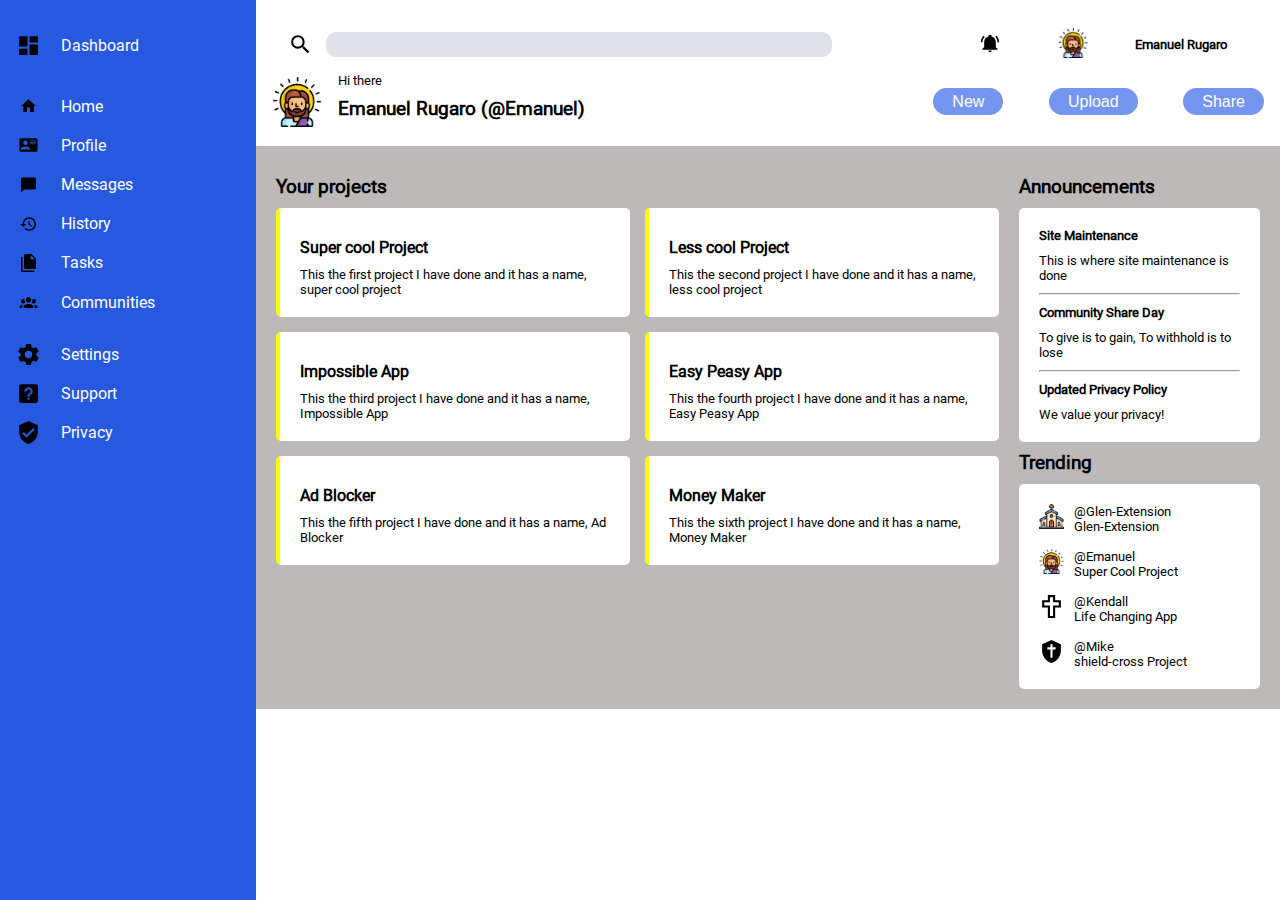
<file: index.html>
<!DOCTYPE html>
<html lang="en">
<head>
    <meta charset="UTF-8">
    <meta name="viewport" content="width=device-width, initial-scale=1.0">
    <title>Dashboard</title>
    <link rel="stylesheet" href="styles.css">
</head>
<body>
    <div class="content">
        <div class="sidebar">
            <div class="dashboard"><img src="Icons/view-dashboard.svg" alt="dashboard logo" height="25px"><a href="#">Dashboard</a></div>
              <ul>
                <li><img src="Icons/home.svg" alt="home logo" height="18px"><a href="#">Home</a></li>
                <li><img src="Icons/card-account-details.svg" alt="" height="18px"><a href="#">Profile</a></li>
                <li><img src="Icons/message.svg" alt="" height="18px"><a href="#">Messages</a></li>
                <li><img src="Icons/history.svg" alt="" height="18px"><a href="#">History</a></li>
                <li><img src="Icons/file-multiple.svg" alt="" height="18px"><a href="#">Tasks</a></li>
                <li><img src="Icons/account-group.svg" alt="" height="18px"><a href="#">Communities</a></li>
              </ul>
            <div class="settings">
                <ul>
                <li><img src="Icons/cog.svg" alt="" height="25px"><a href="#">Settings</a></li>
                <li><img src="Icons/help-box.svg" alt="" height="25px"><a href="#">Support</a></li>
                <li><img src="Icons/shield-check.svg" alt="" height="25px"><a href="#">Privacy</a></li>
                </ul>
            </div>
        </div>
        <div class="container">
            <div class="header">
                <div class="search-container">
                   <img src="Icons/magnify.svg" alt="search icon" height="25px"> <input type="text" id="search">
                </div>
                <div class="profile-name">
                    <a href="#"><img src="Icons/bell-ring.svg" alt="notification" height="20px"></a>
                    <div><img src="Icons/jesus.png" alt="Profile-icon" height="30px"></div>
                    <div><h5>Emanuel Rugaro</h5></div>
                </div>
                <div class="greeting">
                    <img src="Icons/jesus.png" alt="" height="50px"><div><p>Hi there</p><h3>Emanuel Rugaro (@Emanuel)</h3></p></div>
                </div>
                <div class="buttons">
                    <button class="new">New</button>
                    <button class="upload">Upload</button>
                    <button class="share">Share</button>
                </div>
            </div>
            <div class="main">
                <div class="projects">
                   <h3>Your projects</h3>
                 <div class="project-container">
                   <div class="project">
                    <h4>Super cool Project</h4>
                    <p>This the first project I have done and it has a name, super cool project</p>
                   </div>

                   <div class="project">
                    <h4>Less cool Project</h4>
                    <p>This the second project I have done and it has a name, less cool project</p>
                   </div>

                   <div class="project">
                    <h4>Impossible App</h4>
                    <p>This the third project I have done and it has a name, Impossible App</p>
                   </div>

                   <div class="project">
                    <h4>Easy Peasy App</h4>
                    <p>This the fourth project I have done and it has a name, Easy Peasy App</p>
                   </div>

                   <div class="project">
                    <h4>Ad Blocker</h4>
                    <p>This the fifth project I have done and it has a name, Ad Blocker</p>
                   </div>

                   <div class="project">
                    <h4>Money Maker</h4>
                    <p>This the sixth project I have done and it has a name, Money Maker</p>
                </div>
                   </div>
                </div>
                <div class="extras">
                <div class="Announcements">
                    <h3>Announcements</h3>
                    <div class="announcement-list">
                        <h5>Site Maintenance</h5>
                        <p>This is where site maintenance is done</p>
                        <hr>

                        <h5>Community Share Day</h5>
                        <p>To give is to gain, To withhold is to lose</p>
                        <hr>

                        <h5>Updated Privacy Policy</h5>
                        <p>We value your privacy!</p>
                    </div>

                </div>
                <div class="trending">
                    <h3>Trending</h3>
                    <div class="trending-links">
                       <div class="link"><img src="Icons/church.png" alt="" height="25px"><div><p>@Glen-Extension</p><p>Glen-Extension</p></div></div>

                       <div class="link"><img src="Icons/jesus.png" alt="" height="25px"><div><p>@Emanuel</p><p>Super Cool Project</p></div></div>

                       <div class="link"><img src="Icons/cross-outline.svg" alt="" height="25px"><div><p>@Kendall</p><p>Life Changing App</p></div></div>

                       <div class="link"><img src="Icons/shield-cross.svg" alt="" height="25px"><div><p>@Mike</p><p>shield-cross Project</p></div></div>
                    </div>
                </div>
         </div>
        </div>
        </div>
    </div>
</body>
</html>
</file>
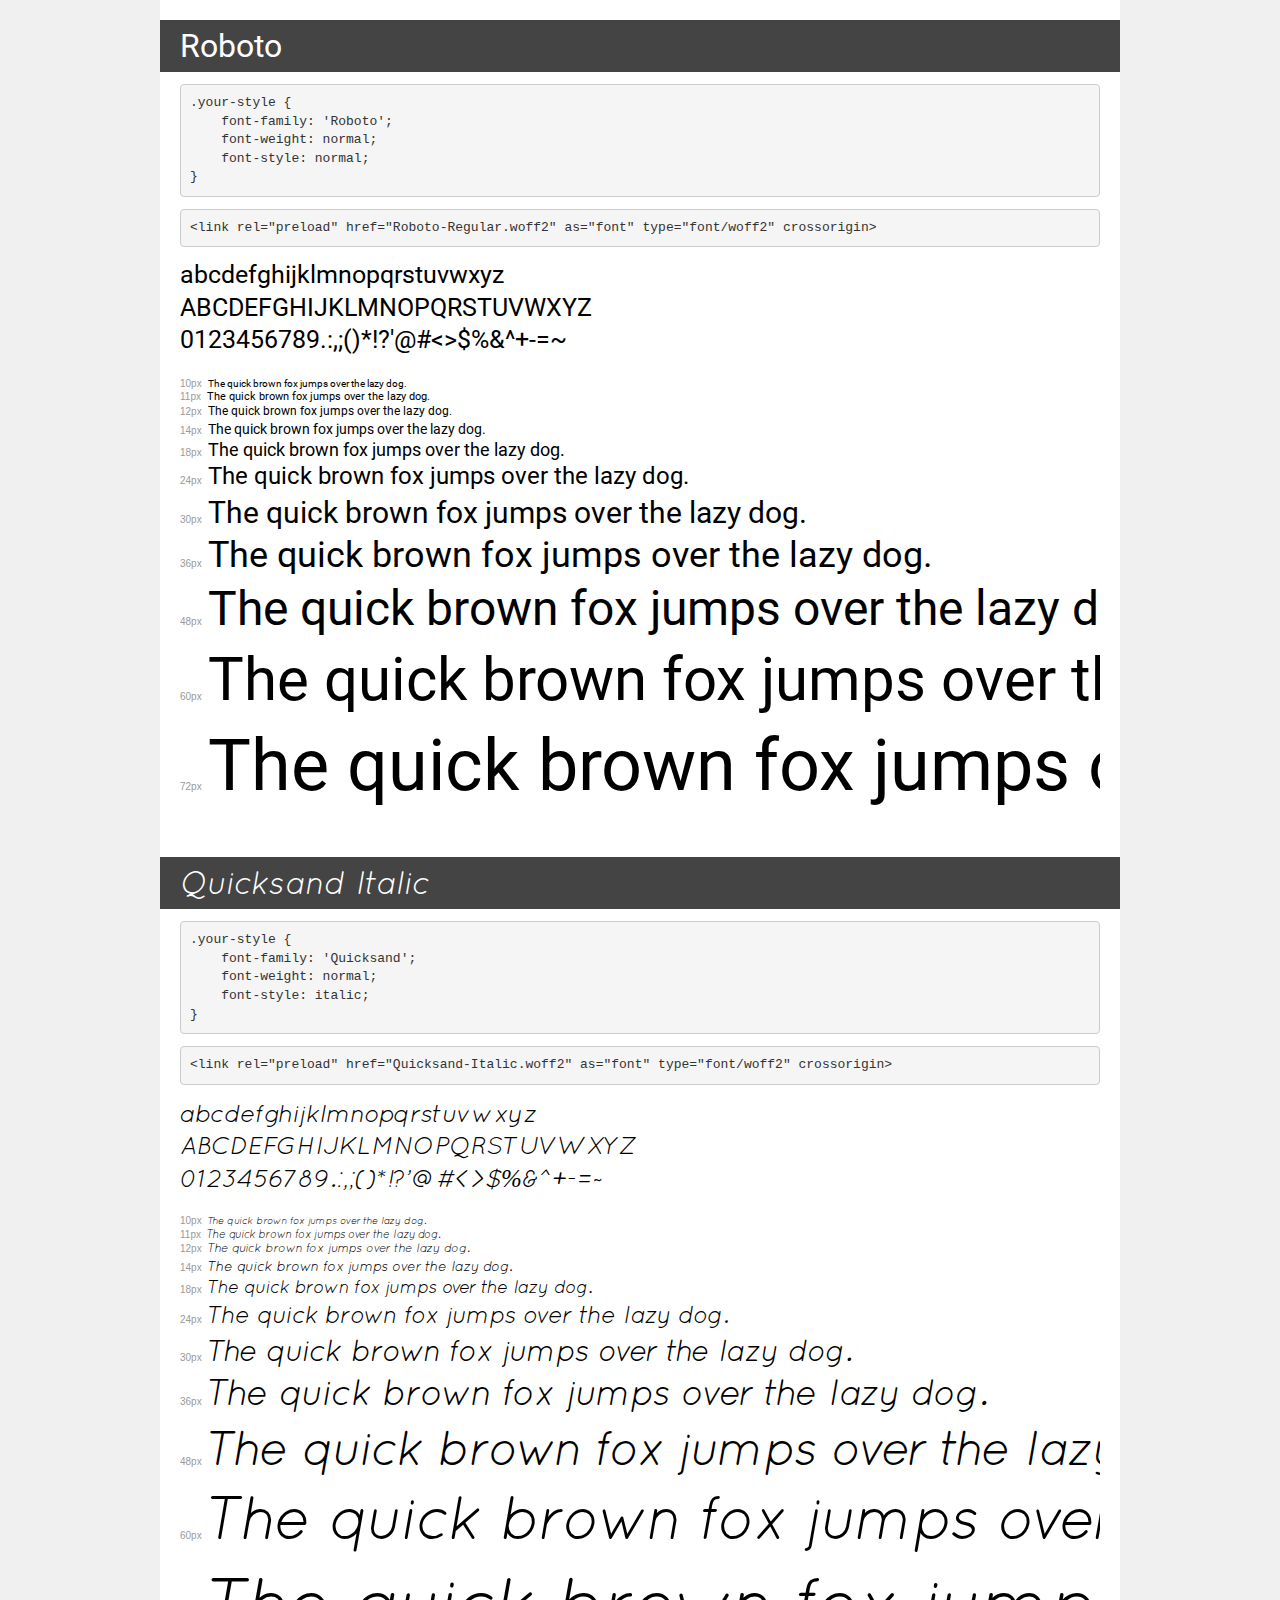
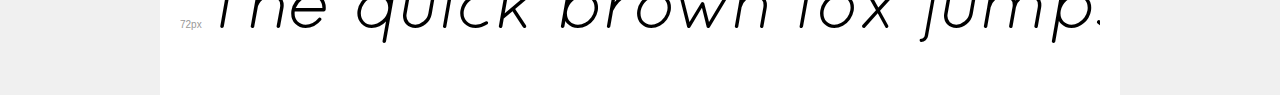
<file: fonts/demo.html>
<!DOCTYPE html>
<html lang="en">
<head>
    <meta charset="utf-8">
    <meta http-equiv="X-UA-Compatible" content="IE=edge">
    <meta name="viewport" content="width=device-width, initial-scale=1">
    <meta name="robots" content="noindex, noarchive">
    <meta name="format-detection" content="telephone=no">
    <title>Transfonter demo</title>
    <link href="stylesheet.css" rel="stylesheet">
    <style>
        /*
        http://meyerweb.com/eric/tools/css/reset/
        v2.0 | 20110126
        License: none (public domain)
        */
        html, body, div, span, applet, object, iframe,
        h1, h2, h3, h4, h5, h6, p, blockquote, pre,
        a, abbr, acronym, address, big, cite, code,
        del, dfn, em, img, ins, kbd, q, s, samp,
        small, strike, strong, sub, sup, tt, var,
        b, u, i, center,
        dl, dt, dd, ol, ul, li,
        fieldset, form, label, legend,
        table, caption, tbody, tfoot, thead, tr, th, td,
        article, aside, canvas, details, embed,
        figure, figcaption, footer, header, hgroup,
        menu, nav, output, ruby, section, summary,
        time, mark, audio, video {
            margin: 0;
            padding: 0;
            border: 0;
            font-size: 100%;
            font: inherit;
            vertical-align: baseline;
        }
        /* HTML5 display-role reset for older browsers */
        article, aside, details, figcaption, figure,
        footer, header, hgroup, menu, nav, section {
            display: block;
        }
        body {
            line-height: 1;
        }
        ol, ul {
            list-style: none;
        }
        blockquote, q {
            quotes: none;
        }
        blockquote:before, blockquote:after,
        q:before, q:after {
            content: '';
            content: none;
        }
        table {
            border-collapse: collapse;
            border-spacing: 0;
        }
        /* demo styles */
        body {
            background: #f0f0f0;
            color: #000;
        }
        .page {
            background: #fff;
            width: 920px;
            margin: 0 auto;
            padding: 20px 20px 0 20px;
            overflow: hidden;
        }
        .font-container {
            overflow-x: auto;
            overflow-y: hidden;
            margin-bottom: 40px;
            line-height: 1.3;
            white-space: nowrap;
            padding-bottom: 5px;
        }
        h1 {
            position: relative;
            background: #444;
            font-size: 32px;
            color: #fff;
            padding: 10px 20px;
            margin: 0 -20px 12px -20px;
        }
        .letters {
            font-size: 25px;
            margin-bottom: 20px;
        }
        .s10:before {
            content: '10px';
        }
        .s11:before {
            content: '11px';
        }
        .s12:before {
            content: '12px';
        }
        .s14:before {
            content: '14px';
        }
        .s18:before {
            content: '18px';
        }
        .s24:before {
            content: '24px';
        }
        .s30:before {
            content: '30px';
        }
        .s36:before {
            content: '36px';
        }
        .s48:before {
            content: '48px';
        }
        .s60:before {
            content: '60px';
        }
        .s72:before {
            content: '72px';
        }
        .s10:before, .s11:before, .s12:before, .s14:before,
        .s18:before, .s24:before, .s30:before, .s36:before,
        .s48:before, .s60:before, .s72:before {
            font-family: Arial, sans-serif;
            font-size: 10px;
            font-weight: normal;
            font-style: normal;
            color: #999;
            padding-right: 6px;
        }
        pre {
            display: block;
            padding: 9px;
            margin: 0 0 12px;
            font-family: Monaco, Menlo, Consolas, "Courier New", monospace;
            font-size: 13px;
            line-height: 1.428571429;
            color: #333;
            font-weight: normal;
            font-style: normal;
            background-color: #f5f5f5;
            border: 1px solid #ccc;
            overflow-x: auto;
            border-radius: 4px;
        }
        /* responsive */
        @media (max-width: 959px) {
            .page {
                width: auto;
                margin: 0;
            }
        }
    </style>
</head>
<body>
<div class="page">
    <div class="demo">
        <h1 style="font-family: 'Roboto'; font-weight: normal; font-style: normal;">Roboto</h1>
        <pre title="Usage">.your-style {
    font-family: 'Roboto';
    font-weight: normal;
    font-style: normal;
}</pre>
        <pre title="Preload (optional)">
&lt;link rel=&quot;preload&quot; href=&quot;Roboto-Regular.woff2&quot; as=&quot;font&quot; type=&quot;font/woff2&quot; crossorigin&gt;</pre>
        <div class="font-container" style="font-family: 'Roboto'; font-weight: normal; font-style: normal;">
            <p class="letters">
                abcdefghijklmnopqrstuvwxyz<br>
ABCDEFGHIJKLMNOPQRSTUVWXYZ<br>
                0123456789.:,;()*!?'@#&lt;&gt;$%&^+-=~
            </p>
            <p class="s10" style="font-size: 10px;">The quick brown fox jumps over the lazy dog.</p>
            <p class="s11" style="font-size: 11px;">The quick brown fox jumps over the lazy dog.</p>
            <p class="s12" style="font-size: 12px;">The quick brown fox jumps over the lazy dog.</p>
            <p class="s14" style="font-size: 14px;">The quick brown fox jumps over the lazy dog.</p>
            <p class="s18" style="font-size: 18px;">The quick brown fox jumps over the lazy dog.</p>
            <p class="s24" style="font-size: 24px;">The quick brown fox jumps over the lazy dog.</p>
            <p class="s30" style="font-size: 30px;">The quick brown fox jumps over the lazy dog.</p>
            <p class="s36" style="font-size: 36px;">The quick brown fox jumps over the lazy dog.</p>
            <p class="s48" style="font-size: 48px;">The quick brown fox jumps over the lazy dog.</p>
            <p class="s60" style="font-size: 60px;">The quick brown fox jumps over the lazy dog.</p>
            <p class="s72" style="font-size: 72px;">The quick brown fox jumps over the lazy dog.</p>
        </div>
    </div>

    <div class="demo">
        <h1 style="font-family: 'Quicksand'; font-weight: normal; font-style: italic;">Quicksand Italic</h1>
        <pre title="Usage">.your-style {
    font-family: 'Quicksand';
    font-weight: normal;
    font-style: italic;
}</pre>
        <pre title="Preload (optional)">
&lt;link rel=&quot;preload&quot; href=&quot;Quicksand-Italic.woff2&quot; as=&quot;font&quot; type=&quot;font/woff2&quot; crossorigin&gt;</pre>
        <div class="font-container" style="font-family: 'Quicksand'; font-weight: normal; font-style: italic;">
            <p class="letters">
                abcdefghijklmnopqrstuvwxyz<br>
ABCDEFGHIJKLMNOPQRSTUVWXYZ<br>
                0123456789.:,;()*!?'@#&lt;&gt;$%&^+-=~
            </p>
            <p class="s10" style="font-size: 10px;">The quick brown fox jumps over the lazy dog.</p>
            <p class="s11" style="font-size: 11px;">The quick brown fox jumps over the lazy dog.</p>
            <p class="s12" style="font-size: 12px;">The quick brown fox jumps over the lazy dog.</p>
            <p class="s14" style="font-size: 14px;">The quick brown fox jumps over the lazy dog.</p>
            <p class="s18" style="font-size: 18px;">The quick brown fox jumps over the lazy dog.</p>
            <p class="s24" style="font-size: 24px;">The quick brown fox jumps over the lazy dog.</p>
            <p class="s30" style="font-size: 30px;">The quick brown fox jumps over the lazy dog.</p>
            <p class="s36" style="font-size: 36px;">The quick brown fox jumps over the lazy dog.</p>
            <p class="s48" style="font-size: 48px;">The quick brown fox jumps over the lazy dog.</p>
            <p class="s60" style="font-size: 60px;">The quick brown fox jumps over the lazy dog.</p>
            <p class="s72" style="font-size: 72px;">The quick brown fox jumps over the lazy dog.</p>
        </div>
    </div>

</div>
</body>
</html>
</file>
<file: styles.css>
@font-face {
    font-family: 'Roboto';
    src: url('fonts/Roboto-Regular.woff2') format('woff2'),
        url('fonts/Roboto-Regular.woff') format('woff');
    font-weight: normal;
    font-style: normal;
    font-display: swap;
}

*  {
    margin: 0;
    padding: 0;
}

body {
    font-family: "Roboto", serif;
}

p {
    font-size: small;
}

.content {
    display: grid;
    grid-template-columns: 1fr 4fr;
    height: 100vh;
}
@media (max-width: 600px) {
    .content {
        display: flex;
        flex-direction: column;
    }

    .sidebar {
        width: 100vw;
    }

    .sidebar ul {
        display: flex;
    }

    .main {
        width: 100vw;
    }
}

.sidebar {
    display: flex;
    flex-direction: column;
    padding: 1em;
    gap: 10px;
    background-color: rgb(38, 88, 224);
    color: white;
    
}

.sidebar ul {
    list-style: none;
    padding: 0;
}

.sidebar li {
    display: flex;
    align-items: center;
    gap: 10px;
    padding: 10px 0;
}

ul li {
    margin: 0.2em 0;
    padding: 0 0.5em;
    height: 1em;                                                                                                                                                                                                                                
}

.sidebar img {
    width: 25px;
}
a {
    color: rgb(255, 255, 255);
    text-decoration: none;
    padding: 10px;
}

.header {
    display: grid;
    grid-template-columns: 2fr 1fr;
    align-items: center;
    padding: 15px;
    background-color: white;
    padding: 1em 1em;
}

.main {
    display: grid;
    grid-template-columns: 3fr 1fr;
    gap: 20px;
    padding: 20px;
}

.dashboard {
    display: flex;
    align-items: center;
    gap: 10px;
    padding: 10px 0;
}
.greeting {
    display: grid;
    grid-template-columns: auto 1fr;
    justify-content: center;
    align-items: center;
}

.greeting > img {
    margin-right: 1em;
}

.profile-name {
    display: flex;
    justify-content: space-evenly;
    gap: 10px;
    grid-template-columns: repeat(3, 1fr);
    align-items: center;

}

.search-container {
   display: flex;
   padding: 1em;
}

.search-container input {
    width: 80%;
    margin-left: 1em;
    border: 1px solid rgb(223, 226, 235);
    border-radius: 10px;
    background-color:  rgb(223, 226, 235);
}

.new, .upload, .share {
    background-color: rgb(116, 149, 240);
    border-radius: 20px;
    color: rgb(255, 255, 255);
    font-size: 1rem;
    padding: 0.1em 1em 0.1em 1em;
    border: rgb(116, 149, 240) solid;
}

.buttons {
    display: flex;
    gap: 10px;
    justify-content: space-between;
}

.project-container {
    display: grid;
    grid-template-columns: repeat(auto-fit, minmax(250px, 1fr));
    gap: 15px;
}
.main {
    background-color: rgb(189, 185, 185);
}
.project {
   background-color: rgb(255, 255, 255);
   padding: 20px;
   border-radius: 5px;
   border-left: 4px solid rgb(253, 255, 0);
}

h3, h4 {
    padding-bottom: 10px;
    padding-top: 10px ;
}

.announcement-list {
    display: grid;
    grid-template-columns: 1fr;
    gap: 10px;
    padding: 20px;
    background-color: white;
    border-radius: 5px;
}

.trending-links {
    display: grid;
    grid-template-columns: 1fr;
    gap: 15px;
    background-color: white;
    padding: 20px;
    border-radius: 5px;
}

.trending-links > .link {
    display: flex;
    gap: 10px;
}
</file>
<file: fonts/stylesheet.css>
@font-face {
    font-family: 'Roboto';
    src: url('Roboto-Regular.woff2') format('woff2'),
        url('Roboto-Regular.woff') format('woff');
    font-weight: normal;
    font-style: normal;
    font-display: swap;
}

@font-face {
    font-family: 'Quicksand';
    src: url('Quicksand-Italic.woff2') format('woff2'),
        url('Quicksand-Italic.woff') format('woff');
    font-weight: normal;
    font-style: italic;
    font-display: swap;
}
</file>
